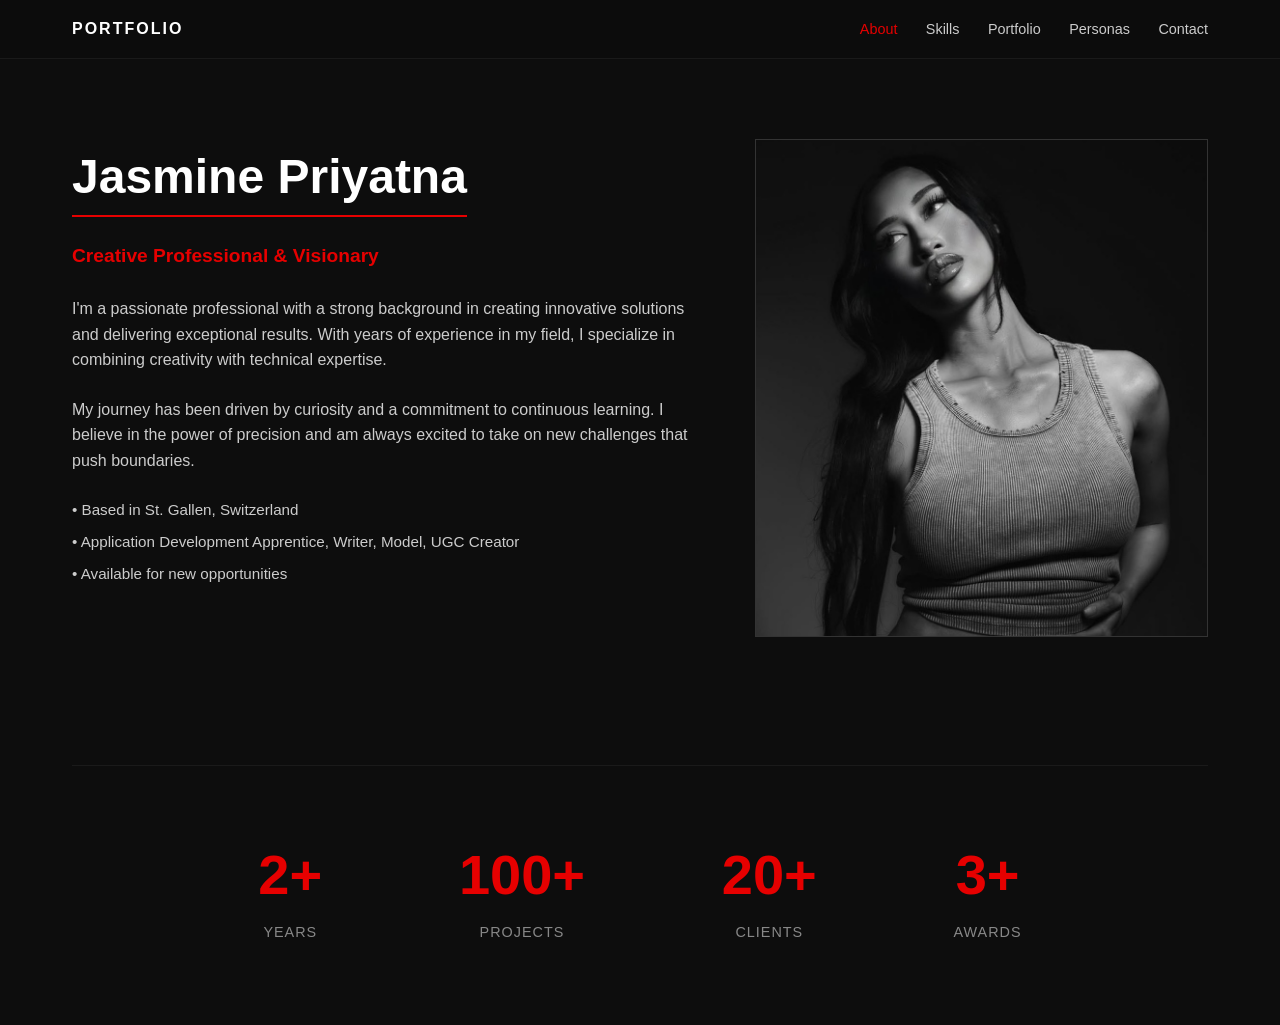
<file: Portfolio-Website/index.html>
<!DOCTYPE html>
<html lang="de">
<head>
    <meta charset="UTF-8">
    <meta name="viewport" content="width=device-width, initial-scale=1.0">
    <title>About - Jasmine Priyatna</title>
    <link rel="stylesheet" href="style.css">
</head>
<body>

    <header class="navbar">
        <div class="container nav-container">
            <a href="index.html" class="logo">PORTFOLIO</a>
            <nav class="nav-links">
                <a href="index.html" class="active">About</a>
                <a href="skills.html">Skills</a>
                <a href="portfolio.html">Portfolio</a>
                <a href="personas.html">Personas</a>
                <a href="contact.html">Contact</a>
            </nav>
        </div>
    </header>

    <section class="section">
        <div class="container grid-2">
            <div class="hero-text">
                <h1>Jasmine Priyatna</h1>
                <p class="subtitle red-text">Creative Professional & Visionary</p>
                <p class="description">
                    I'm a passionate professional with a strong background in creating innovative solutions and delivering exceptional results. With years of experience in my field, I specialize in combining creativity with technical expertise.
                </p>
                <p class="description">
                    My journey has been driven by curiosity and a commitment to continuous learning. I believe in the power of precision and am always excited to take on new challenges that push boundaries.
                </p>
                <ul class="info-list">
                    <li>• Based in St. Gallen, Switzerland</li>
                    <li>• Application Development Apprentice, Writer, Model, UGC Creator</li>
                    <li>• Available for new opportunities</li>
                </ul>
            </div>
            <div class="hero-image">
                <div class="image-placeholder">
                    <img src="PortfolioPFP.jpg" alt="Portrait von Jasmine" class="profile-pic">
                </div>
            </div>


            <div class="stats-container-centered">
                <div class="stats-grid-center">
                    <div class="stat-item"><span class="stat-number">2+</span><span class="stat-label">Years</span></div>
                    <div class="stat-item"><span class="stat-number">100+</span><span class="stat-label">Projects</span></div>
                    <div class="stat-item"><span class="stat-number">20+</span><span class="stat-label">Clients</span></div>
                    <div class="stat-item"><span class="stat-number">3+</span><span class="stat-label">Awards</span></div>
                </div>
            </div>
        </div>
    </section>

</body>
</html>
</file>
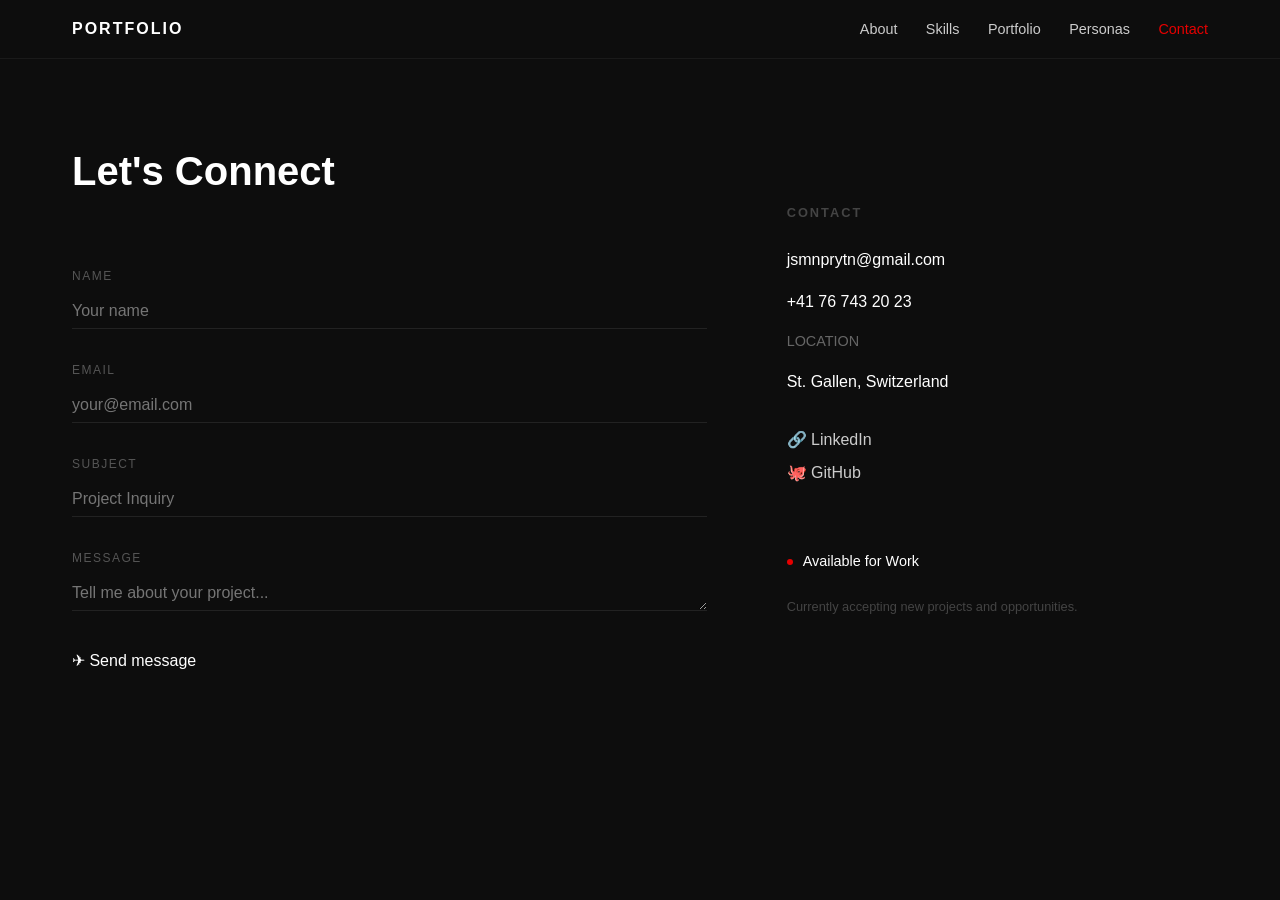
<file: Portfolio-Website/contact.html>
<!DOCTYPE html>
<html lang="de">
<head>
    <meta charset="UTF-8">
    <meta name="viewport" content="width=device-width, initial-scale=1.0">
    <title>Contact - Jasmine Priyatna</title>
    <link rel="stylesheet" href="style.css">
</head>
<body>

    <header class="navbar">
        <div class="container nav-container">
            <a href="index.html" class="logo">PORTFOLIO</a>
            <nav class="nav-links">
                <a href="index.html">About</a>
                <a href="skills.html">Skills</a>
                <a href="portfolio.html">Portfolio</a>
                <a href="personas.html">Personas</a>
                <a href="contact.html" class="active">Contact</a>
            </nav>
        </div>
    </header>

    <section class="section">
        <div class="container grid-2">
            <div>
                <h2 class="section-title" style="margin-bottom: 4rem;">Let's Connect</h2>
                <form class="contact-form" action="mailto:jsmnprytn@gmail.com" method="POST" enctype="text/plain">
                    <div class="form-group">
                        <label>NAME</label>
                        <input type="text" placeholder="Your name">
                    </div>
                    <div class="form-group">
                        <label>EMAIL</label>
                        <input type="email" placeholder="your@email.com">
                    </div>
                    <div class="form-group">
                        <label>SUBJECT</label>
                        <input type="text" placeholder="Project Inquiry">
                    </div>
                    <div class="form-group">
                        <label>MESSAGE</label>
                        <textarea rows="1" placeholder="Tell me about your project..."></textarea>
                    </div>
                    <button type="submit" class="btn-submit">✈ Send message</button>
                </form>
            </div>
            <div class="contact-info" style="padding-top: 4rem; padding-left: 2rem;">
                <h3>CONTACT</h3>
                <p>jsmnprytn@gmail.com</p>
                <p>+41 76 743 20 23</p>
                <p style="color: #666; font-size: 0.9rem;">LOCATION</p>
                <p>St. Gallen, Switzerland</p>
                
                <div class="social-links">
                    <a href="https://www.linkedin.com/in/jasmine-priyatna-b56610310/">🔗 LinkedIn</a>
                    <a href="https://github.com/jasminepriyatna1">🐙 GitHub</a>
                </div>
                
                <p class="status-badge"><span class="dot"></span> Available for Work</p>
                <p style="color: #444; font-size: 0.8rem; margin-top: 0.5rem;">Currently accepting new projects and opportunities.</p>
            </div>
        </div>
    </section>

</body>
</html>
</file>
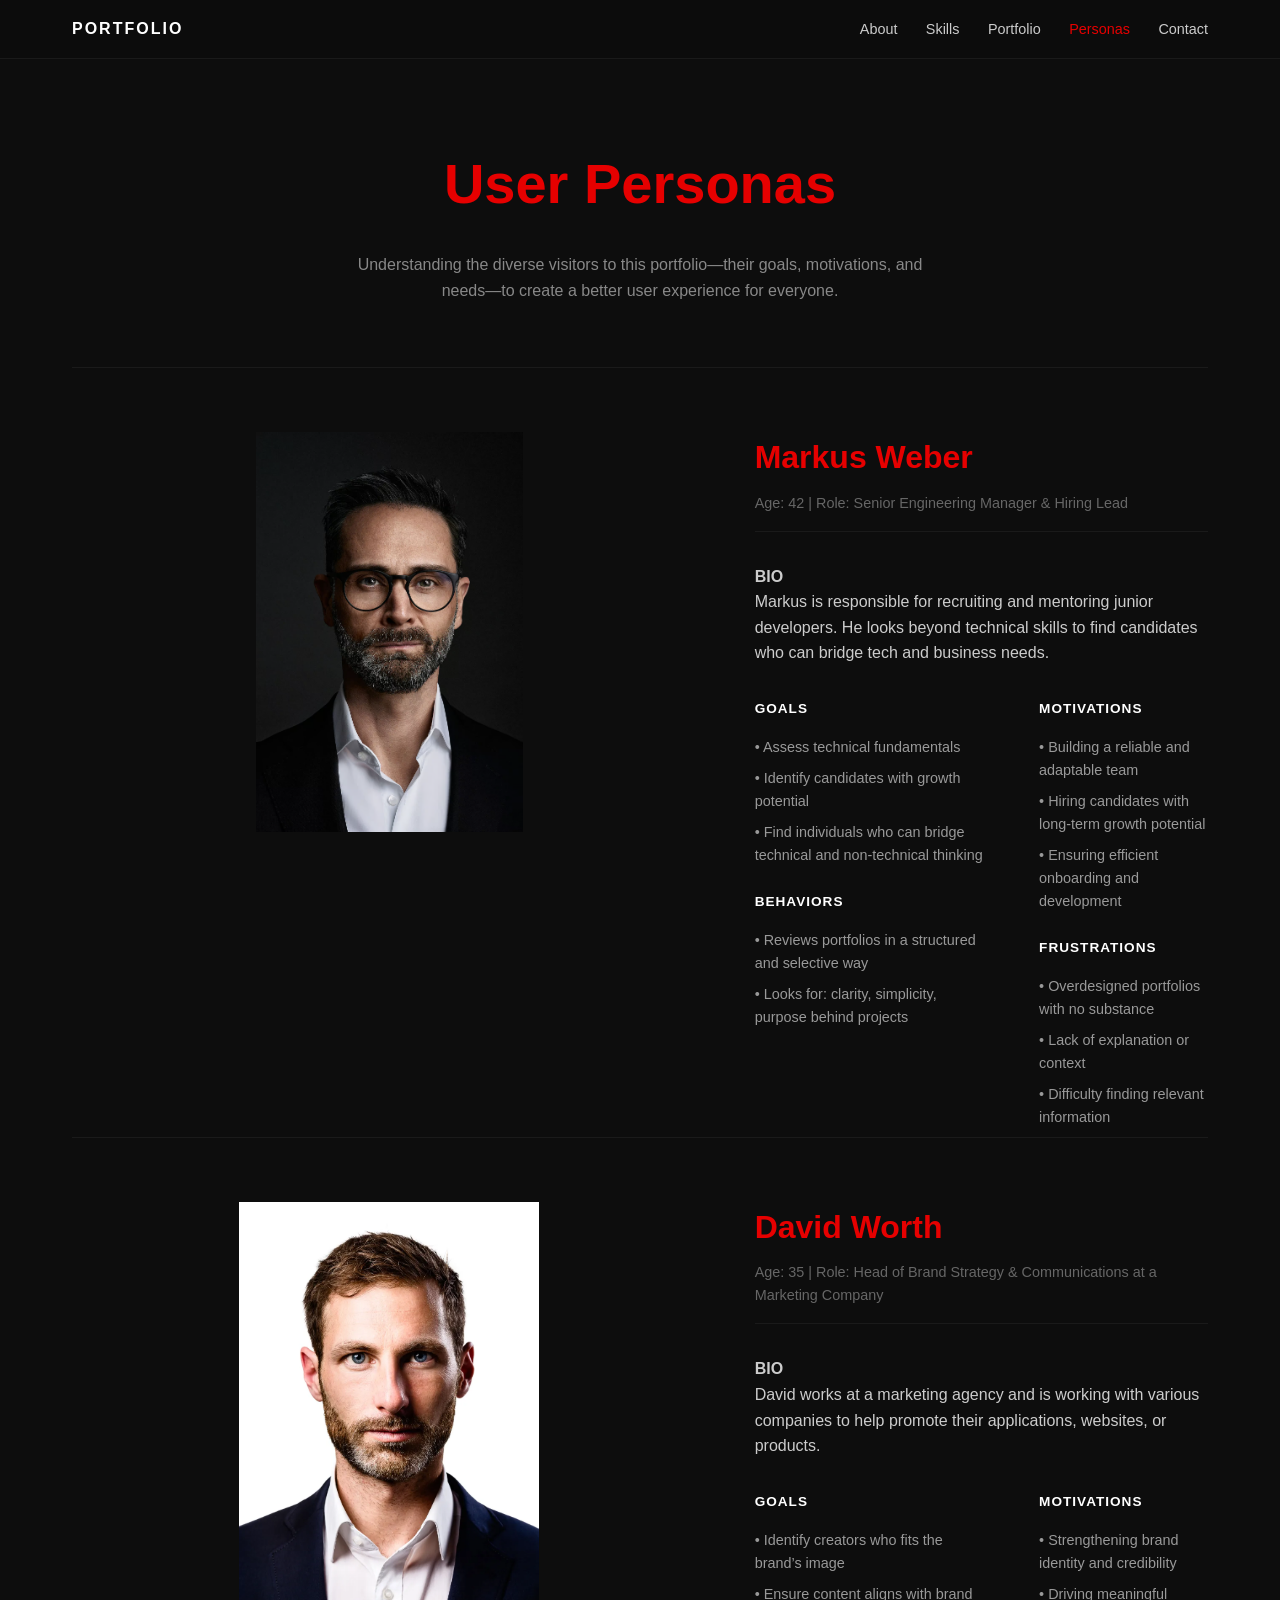
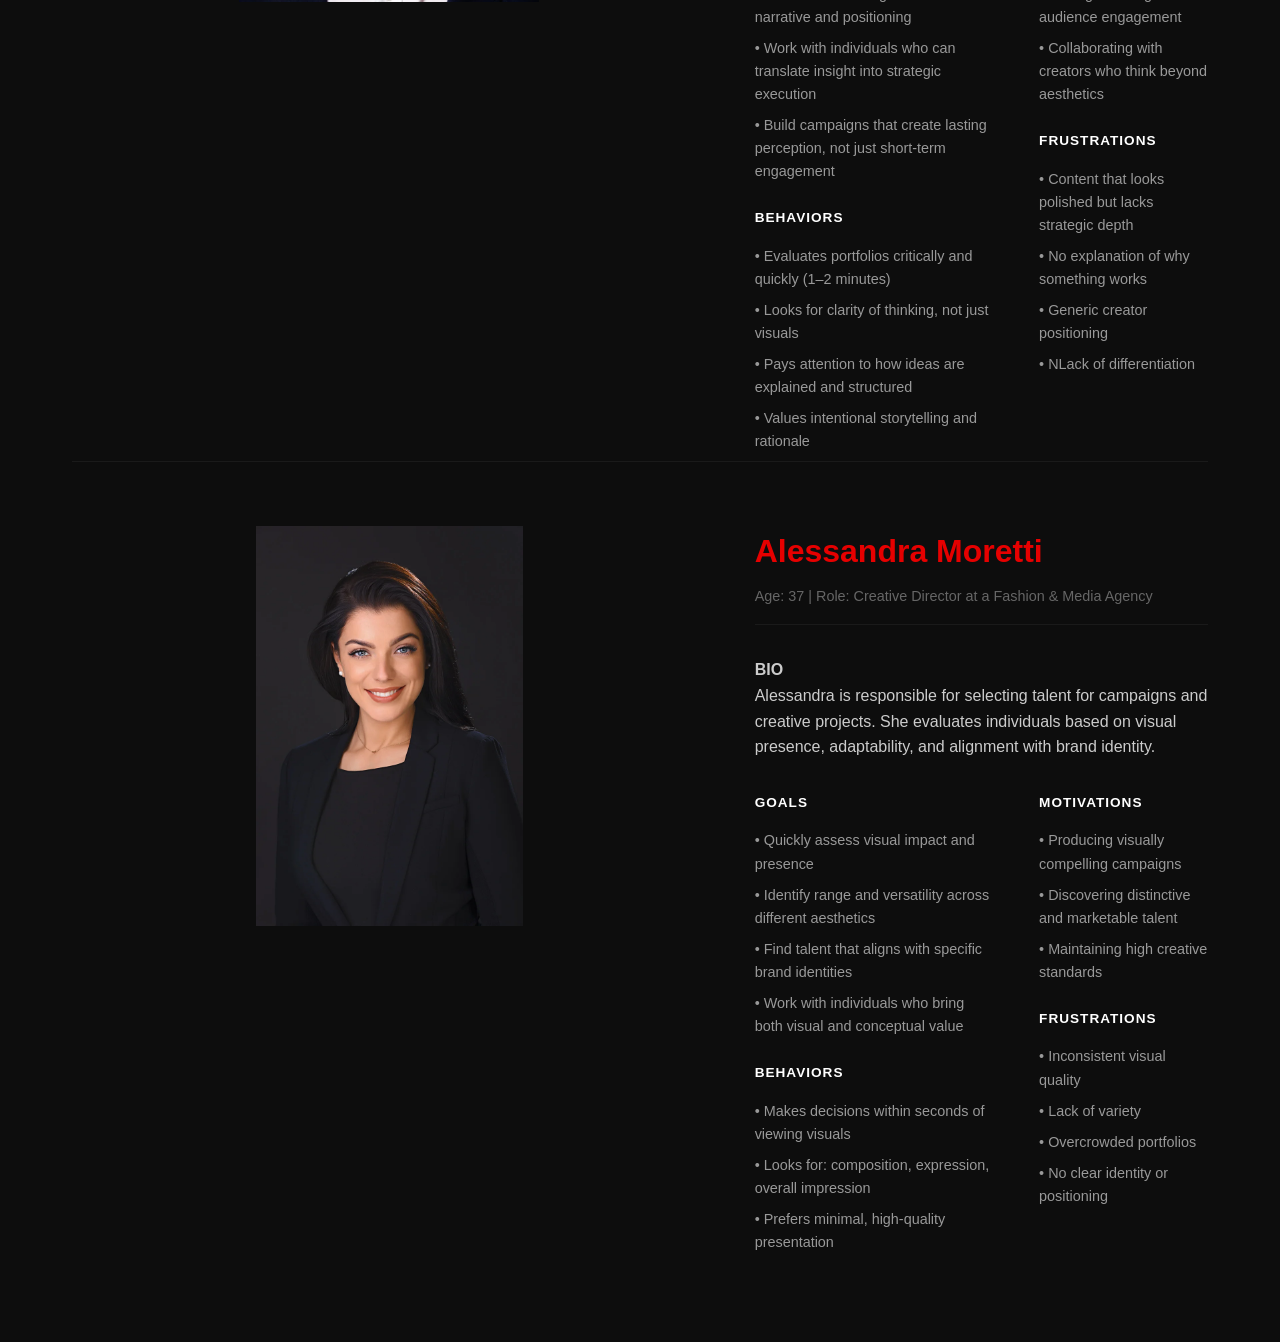
<file: Portfolio-Website/personas.html>
<!DOCTYPE html>
<html lang="de">
<head>
    <meta charset="UTF-8">
    <meta name="viewport" content="width=device-width, initial-scale=1.0">
    <title>Personas - Jasmine Priyatna</title>
    <link rel="stylesheet" href="style.css">
</head>
<body>

    <header class="navbar">
        <div class="container nav-container">
            <a href="index.html" class="logo">PORTFOLIO</a>
            <nav class="nav-links">
                <a href="index.html">About</a>
                <a href="skills.html">Skills</a>
                <a href="portfolio.html">Portfolio</a>
                <a href="personas.html" class="active">Personas</a>
                <a href="contact.html">Contact</a>
            </nav>
        </div>
    </header>

    <section class="section">
        <div class="container">
            <div class="persona-intro text-center">
                <h2 class="red-text">User Personas</h2>
                <p>Understanding the diverse visitors to this portfolio—their goals, motivations, and needs—to create a better user experience for everyone.</p>
            </div>
            
            <div class="persona-card grid-2">
                <div class="persona-img-side">
                    <div class="persona-placeholder">
                        <img src="MW.png" alt="Markus Weber Portrait" class="persona-pic">
                    </div>
                </div>
                <div class="persona-info-side">
                    <h3 class="red-text">Markus Weber</h3>
                    <p class="persona-meta">Age: 42 | Role: Senior Engineering Manager & Hiring Lead</p>
                    <p class="persona-bio"><strong>BIO</strong><br>Markus is responsible for recruiting and mentoring junior developers. He looks beyond technical skills to find candidates who can bridge tech and business needs.</p>
                    
                    <div class="grid-2 persona-details">
                        <div>
                            <h5>GOALS</h5>
                            <ul>
                                <li>• Assess technical fundamentals</li>
                                <li>• Identify candidates with growth potential</li>
                                <li>• Find individuals who can bridge technical and non-technical thinking</li>
                            </ul>
                            <h5 style="margin-top: 1.5rem;">BEHAVIORS</h5>
                            <ul>
                                <li>• Reviews portfolios in a structured and selective way</li>
                                <li>• Looks for: clarity, simplicity, purpose behind projects</li>
                            </ul>
                        </div>
                        <div>
                            <h5>MOTIVATIONS</h5>
                            <ul>
                                <li>• Building a reliable and adaptable team</li>
                                <li>• Hiring candidates with long-term growth potential</li>
                                <li>• Ensuring efficient onboarding and development</li>
                            </ul>
                            <h5 style="margin-top: 1.5rem;">FRUSTRATIONS</h5>
                            <ul>
                                <li>• Overdesigned portfolios with no substance</li>
                                <li>• Lack of explanation or context</li>
                                <li>• Difficulty finding relevant information</li>
                            </ul>
                        </div>
                    </div>
                </div>
            </div>


            <div class="persona-card grid-2">
                <div class="persona-img-side">
                    <div class="persona-placeholder">
                        <img src="DW.png" alt="David Worth Portrait" class="persona-pic">
                    </div>
                </div>
                <div class="persona-info-side">
                    <h3 class="red-text">David Worth</h3>
                    <p class="persona-meta">Age: 35 | Role: Head of Brand Strategy & Communications at a Marketing Company</p>
                    <p class="persona-bio"><strong>BIO</strong><br>David works at a marketing agency and is working with various companies to help promote their applications, websites, or products. </p>
                    
                    <div class="grid-2 persona-details">
                        <div>
                            <h5>GOALS</h5>
                            <ul>
                                <li>• Identify creators who fits the brand’s image</li>
                                <li>• Ensure content aligns with brand narrative and positioning</li>
                                <li>• Work with individuals who can translate insight into strategic execution</li>
                                <li>• Build campaigns that create lasting perception, not just short-term engagement</li>
                            </ul>
                            <h5 style="margin-top: 1.5rem;">BEHAVIORS</h5>
                            <ul>
                                <li>• Evaluates portfolios critically and quickly (1–2 minutes)</li>
                                <li>• Looks for clarity of thinking, not just visuals</li>
                                <li>• Pays attention to how ideas are explained and structured</li>
                                <li>• Values intentional storytelling and rationale</li>
                            </ul>
                        </div>
                        <div>
                            <h5>MOTIVATIONS</h5>
                            <ul>
                                <li>• Strengthening brand identity and credibility</li>
                                <li>• Driving meaningful audience engagement</li>
                                <li>• Collaborating with creators who think beyond aesthetics</li>
                            </ul>
                            <h5 style="margin-top: 1.5rem;">FRUSTRATIONS</h5>
                            <ul>
                                <li>• Content that looks polished but lacks strategic depth</li>
                                <li>• No explanation of why something works</li>
                                <li>• Generic creator positioning</li>
                                <li>• NLack of differentiation</li>
                            </ul>
                        </div>
                    </div>
                </div>
            </div>


            <div class="persona-card grid-2">
                <div class="persona-img-side">
                    <div class="persona-placeholder">
                        <img src="AM.png" alt="Alessandra Moretti Portrait" class="persona-pic">
                    </div>
                </div>
                <div class="persona-info-side">
                    <h3 class="red-text">Alessandra Moretti</h3>
                    <p class="persona-meta">Age: 37 | Role: Creative Director at a Fashion & Media Agency</p>
                    <p class="persona-bio"><strong>BIO</strong><br>Alessandra is responsible for selecting talent for campaigns and creative projects. She evaluates individuals based on visual presence, adaptability, and alignment with brand identity.</p>
                    
                    <div class="grid-2 persona-details">
                        <div>
                            <h5>GOALS</h5>
                            <ul>
                                <li>• Quickly assess visual impact and presence</li>
                                <li>• Identify range and versatility across different aesthetics</li>
                                <li>• Find talent that aligns with specific brand identities</li>
                                <li>• Work with individuals who bring both visual and conceptual value</li>
                            </ul>
                            <h5 style="margin-top: 1.5rem;">BEHAVIORS</h5>
                            <ul>
                                <li>• Makes decisions within seconds of viewing visuals</li>
                                <li>• Looks for: composition, expression, overall impression</li>
                                <li>• Prefers minimal, high-quality presentation</li>
                            </ul>
                        </div>
                        <div>
                            <h5>MOTIVATIONS</h5>
                            <ul>
                                <li>• Producing visually compelling campaigns</li>
                                <li>• Discovering distinctive and marketable talent</li>
                                <li>• Maintaining high creative standards</li>
                            </ul>
                            <h5 style="margin-top: 1.5rem;">FRUSTRATIONS</h5>
                            <ul>
                                <li>• Inconsistent visual quality</li>
                                <li>• Lack of variety</li>
                                <li>• Overcrowded portfolios</li>
                                <li>• No clear identity or positioning</li>
                            </ul>
                        </div>
                    </div>
                </div>
            </div>
        </div>
    </section>

</body>
</html>
</file>
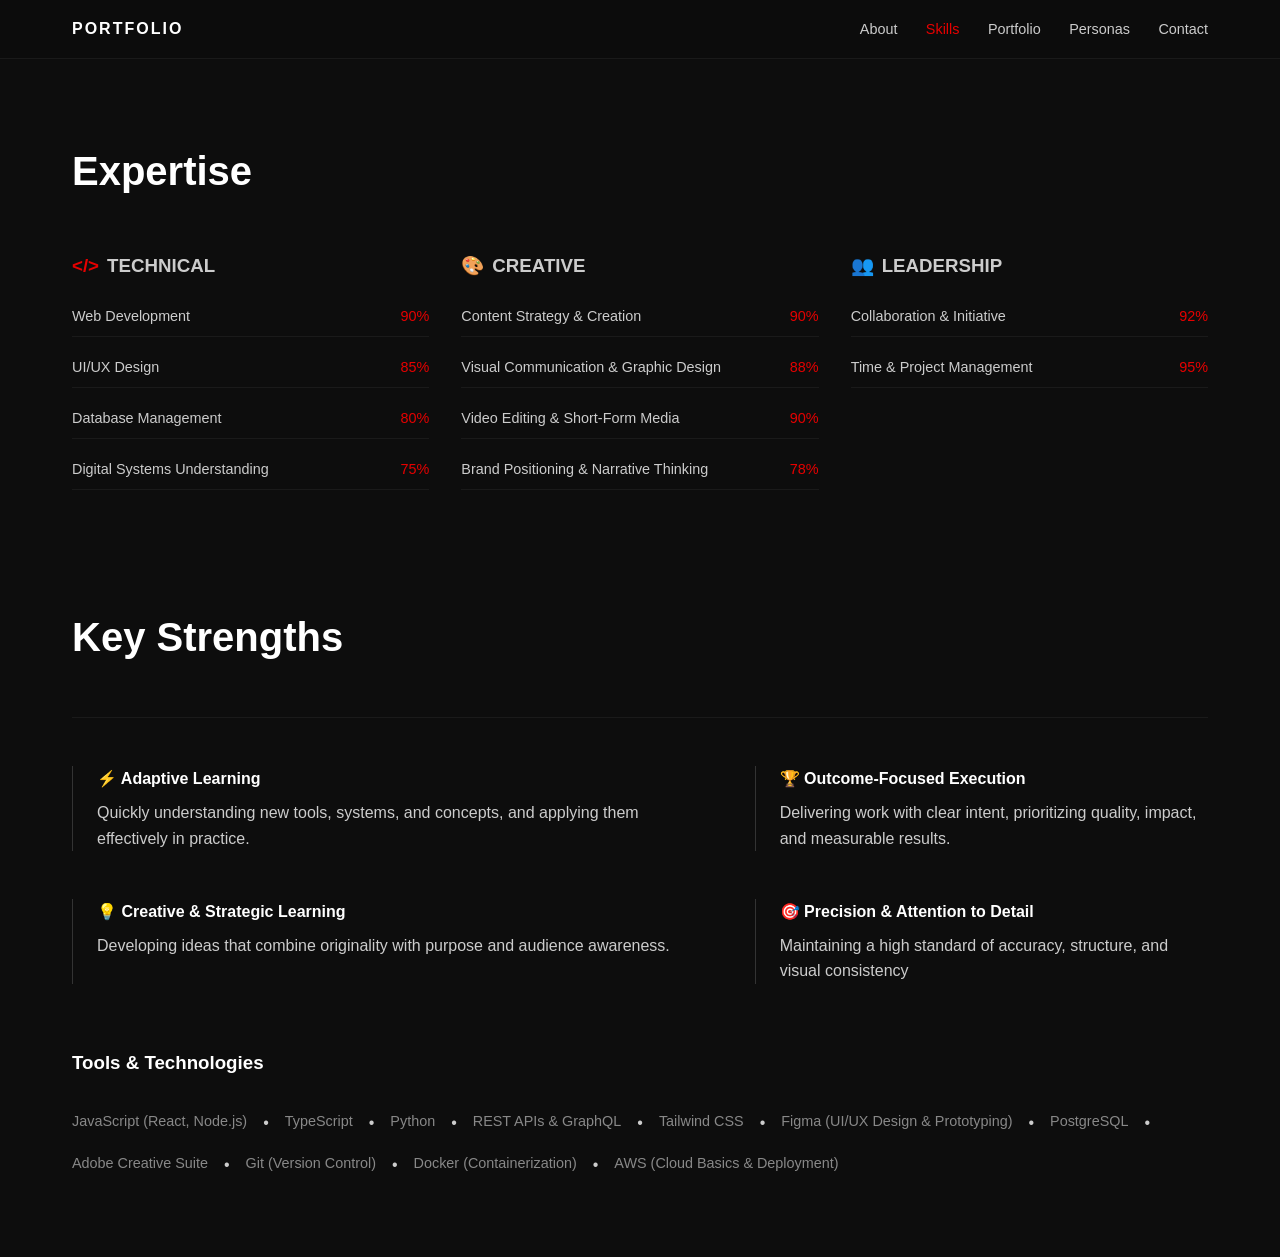
<file: Portfolio-Website/skills.html>
<!DOCTYPE html>
<html lang="de">
<head>
    <meta charset="UTF-8">
    <meta name="viewport" content="width=device-width, initial-scale=1.0">
    <title>Skills - Jasmine Priyatna</title>
    <link rel="stylesheet" href="style.css">
</head>
<body>

    <header class="navbar">
        <div class="container nav-container">
            <a href="index.html" class="logo">PORTFOLIO</a>
            <nav class="nav-links">
                <a href="index.html">About</a>
                <a href="skills.html" class="active">Skills</a>
                <a href="portfolio.html">Portfolio</a>
                <a href="personas.html">Personas</a>
                <a href="contact.html">Contact</a>
            </nav>
        </div>
    </header>

    <section class="section">
        <div class="container">
            <h2 class="section-title">Expertise</h2>
            <div class="grid-3 skill-categories">
                <div class="skill-card">
                    <h3><span class="red-text">&lt;/&gt;</span> TECHNICAL</h3>
                    <div class="progress-bar-container"><label>Web Development <span>90%</span></label></div>
                    <div class="progress-bar-container"><label>UI/UX Design <span>85%</span></label></div>
                    <div class="progress-bar-container"><label>Database Management <span>80%</span></label></div>
                    <div class="progress-bar-container"><label>Digital Systems Understanding <span>75%</span></label></div>
                </div>
                <div class="skill-card">
                    <h3><span class="red-text">🎨</span> CREATIVE</h3>
                    <div class="progress-bar-container"><label>Content Strategy & Creation <span>90%</span></label></div>
                    <div class="progress-bar-container"><label>Visual Communication & Graphic Design <span>88%</span></label></div>
                    <div class="progress-bar-container"><label>Video Editing & Short-Form Media <span>90%</span></label></div>
                    <div class="progress-bar-container"><label>Brand Positioning & Narrative Thinking <span>78%</span></label></div>
                </div>
                <div class="skill-card">
                    <h3><span class="red-text">👥</span> LEADERSHIP</h3>
                    <div class="progress-bar-container"><label>Collaboration & Initiative <span>92%</span></label></div>
                    <div class="progress-bar-container"><label>Time & Project Management <span>95%</span></label></div>
                </div>
            </div>

            <h2 class="section-title" style="margin-top: 6rem;">Key Strengths</h2>
            <div class="grid-2 strengths-grid">
                <div class="strength-item">
                    <h4>⚡ Adaptive Learning</h4>
                    <p>Quickly understanding new tools, systems, and concepts, and applying them effectively in practice.</p>
                </div>
                <div class="strength-item">
                    <h4>🏆 Outcome-Focused Execution</h4>
                    <p>Delivering work with clear intent, prioritizing quality, impact, and measurable results.</p>
                </div>
                <div class="strength-item">
                    <h4>💡 Creative & Strategic Learning</h4>
                    <p>Developing ideas that combine originality with purpose and audience awareness.</p>
                </div>
                <div class="strength-item">
                    <h4>🎯 Precision & Attention to Detail</h4>
                    <p>Maintaining a high standard of accuracy, structure, and visual consistency</p>
                </div>
            </div>

            <h3 class="tech-title">Tools & Technologies</h3>
            <div class="tools-flex">
                <span>JavaScript (React, Node.js)</span> • <span>TypeScript</span> • <span>Python</span> • <span>REST APIs & GraphQL</span> • <span>Tailwind CSS</span> • <span>Figma (UI/UX Design & Prototyping)</span> • <span>PostgreSQL</span> • <span>Adobe Creative Suite</span> • <span>Git (Version Control)</span> • <span>Docker (Containerization)</span> • <span>AWS (Cloud Basics & Deployment)</span>
            </div>
        </div>
    </section>

</body>
</html>
</file>
<file: Portfolio-Website/style.css>
* {
    margin: 0;
    padding: 0;
    box-sizing: border-box;
}

body {
    font-family: 'Segoe UI', Tahoma, Geneva, Verdana, sans-serif;
    background-color: #0d0d0d;
    color: #cccccc;
    line-height: 1.6;
    display: flex;
    flex-direction: column;
    min-height: 100vh;
}

a {
    color: inherit;
    text-decoration: none;
}

.container {
    max-width: 1200px;
    margin: 0 auto;
    padding: 0 2rem;
    width: 100%;
}

.section {
    padding: 5rem 0;
    flex: 1;
}

.bg-darker {
    background-color: #050505;
}

.red-text {
    color: #e60000;
}

.text-center {
    text-align: center;
}

/* GRIDS */
.grid-2 {
    display: grid;
    grid-template-columns: repeat(auto-fit, minmax(300px, 1fr));
    gap: 3rem;
}

.grid-3 {
    display: grid;
    grid-template-columns: repeat(auto-fit, minmax(250px, 1fr));
    gap: 2rem;
}

/* NAVIGATION */
.navbar {
    background-color: rgba(13, 13, 13, 0.95);
    border-bottom: 1px solid #1a1a1a;
    position: sticky;
    top: 0;
    z-index: 1000;
    padding: 1rem 0;
}

.nav-container {
    display: flex;
    justify-content: space-between;
    align-items: center;
}

.logo {
    font-weight: bold;
    letter-spacing: 2px;
    color: #ffffff;
}

.nav-links a {
    margin-left: 1.5rem;
    font-size: 0.9rem;
    transition: color 0.3s;
}

.nav-links a:hover, .nav-links a.active {
    color: #e60000;
}

/* INDEX / ABOUT PAGE */
.section .grid-2 {
    grid-template-columns: 1.4fr 1fr;
    align-items: stretch;
}

.hero-text h1 {
    font-size: 3rem;
    color: #ffffff;
    margin-bottom: 0.5rem;
    border-bottom: 2px solid #e60000;
    display: inline-block;
}

.hero-text .subtitle {
    font-size: 1.2rem;
    font-weight: 600;
    margin-top: 1rem;
    margin-bottom: 1.5rem;
}

.hero-text .description {
    margin-bottom: 1.5rem;
}

.info-list {
    list-style: none;
    margin-bottom: 2.5rem;
}

.info-list li {
    margin-bottom: 0.5rem;
    font-size: 0.95rem;
}

/* Bild Platzhalter */
.image-placeholder {
    background-color: #1a1a1a;
    border: 1px solid #333;
    width: 100%;
    max-width: 480px;
    height: 100%;
    justify-self: end;
    display: flex;
    align-items: center;
    justify-content: center;
    overflow: hidden;
}

.profile-pic {
    width: 100%;
    height: 100%;
    object-fit: cover;
    object-position: center top;
    display: block;
}


.stats-container-centered {
    grid-column: 1 / -1;
    display: flex;
    justify-content: center;
    align-items: center;
    margin-top: 5rem;
    border-top: 1px solid #1a1a1a;
    padding-top: 4rem;
    width: 100%;
}

.stats-grid-center {
    display: flex;
    justify-content: space-around;
    align-items: center;
    width: 100%;
    max-width: 900px;
    text-align: center;
}

.stat-number {
    display: block;
    font-size: 3.5rem;
    font-weight: bold;
    color: #e60000;
}

.stat-label {
    font-size: 0.9rem;
    color: #888;
    text-transform: uppercase;
    letter-spacing: 1px;
}

/* SKILLS PAGE */
.section-title {
    font-size: 2.5rem;
    color: #ffffff;
    margin-bottom: 3rem;
}

.skill-card h3 {
    margin-bottom: 1.5rem;
    display: flex;
    align-items: center;
    gap: 0.5rem;
}

.progress-bar-container {
    margin-bottom: 1.2rem;
    border-bottom: 1px solid #1a1a1a;
    padding-bottom: 0.5rem;
}

.progress-bar-container label {
    display: flex;
    justify-content: space-between;
    font-size: 0.9rem;
}

.progress-bar-container span {
    color: #e60000;
}

.strengths-grid {
    border-top: 1px solid #1a1a1a;
    padding-top: 3rem;
}

.strength-item {
    border-left: 1px solid #333;
    padding-left: 1.5rem;
}

.strength-item h4 {
    color: #ffffff;
    margin-bottom: 0.5rem;
}

.tech-title {
    margin-top: 4rem;
    margin-bottom: 2rem;
    color: #ffffff;
}

.tools-flex {
    display: flex;
    flex-wrap: wrap;
    gap: 1rem;
}

.tools-flex span {
    color: #888;
    font-size: 0.9rem;
}

/* PORTFOLIO PAGE */
.portfolio-filters {
    margin-bottom: 3rem;
    display: flex;
    gap: 1.5rem;
}

.filter-btn {
    background: none;
    border: none;
    color: #555;
    cursor: pointer;
    font-size: 1rem;
    transition: color 0.3s;
    padding: 0;
}

.filter-btn.active, .filter-btn:hover {
    color: #e60000;
}

/* Portfolio Layout */
.portfolio-grid {
    display: grid !important;
    grid-template-columns: repeat(2, 1fr) !important; 
    gap: 3rem !important;
    row-gap: 4rem;
}

.project-card {
    cursor: pointer;
    width: 100%;
    overflow: hidden; 
}

.project-img {
    background-color: #111;
    border: 1px solid #222;
    height: 280px;
    display: flex;
    align-items: center;
    justify-content: center;
    color: #444;
    margin-bottom: 1.5rem;
    overflow: hidden;
}

.portfolio-pic {
    width: 100%;
    height: 100%;
    object-fit: cover;
    display: block;
}

.project-card h4 {
    color: #ffffff;
    font-size: 1.2rem;
    margin-bottom: 0.3rem;
}

.project-card p {
    color: #888;
    font-size: 0.95rem;
}

/* Für Artikel */
.article-overlay {
    display: none;
    position: fixed;
    top: 0;
    left: 0;
    width: 100%;
    height: 100%;
    background-color: rgba(5, 5, 5, 0.98);
    z-index: 2000;
    overflow-y: auto;
    padding: 4rem 2rem;
}

.article-content {
    max-width: 800px;
    margin: 0 auto;
    position: relative;
}

.close-overlay {
    position: absolute;
    top: -2rem;
    right: 0;
    background: none;
    border: none;
    color: #e60000;
    font-size: 2rem;
    cursor: pointer;
}

.article-body {
    margin-top: 2rem;
    color: #cccccc;
}

.article-body p {
    margin-bottom: 1.5rem;
}

/* PERSONAS PAGE */
.persona-intro h2 {
    font-size: 3.5rem;
    margin-bottom: 1.5rem;
}

.persona-intro p {
    max-width: 600px;
    margin: 0 auto 4rem auto;
    color: #888;
}

.persona-card {
    border-top: 1px solid #1a1a1a;
    padding-top: 4rem;
}

.persona-placeholder {
    background-color: transparent; 
    border: none;
    width: 100%;
    max-height: 25em; 
    display: flex;
    justify-content: center;
    align-items: center;
}

.persona-pic {
    height: 25em;
    max-height: 100%;
    width: auto;
    object-fit: contain;
    display: block;
}

.persona-info-side h3 {
    font-size: 2rem;
    margin-bottom: 0.5rem;
}

.persona-meta {
    color: #666;
    font-size: 0.9rem;
    margin-bottom: 2rem;
    border-bottom: 1px solid #1a1a1a;
    padding-bottom: 1rem;
}

.persona-bio {
    margin-bottom: 2rem;
}

.persona-details h5 {
    color: #ffffff;
    margin-bottom: 1rem;
    text-transform: uppercase;
    font-size: 0.85rem;
    letter-spacing: 1px;
}

.persona-details ul {
    list-style: none;
}

.persona-details ul li {
    margin-bottom: 0.5rem;
    font-size: 0.9rem;
    color: #999;
}

/* CONTACT PAGE */
.contact-form .form-group {
    margin-bottom: 2rem;
}

.contact-form label {
    display: block;
    font-size: 0.75rem;
    letter-spacing: 1.5px;
    margin-bottom: 0.5rem;
    color: #555;
}

.contact-form input, .contact-form textarea {
    width: 100%;
    background: none;
    border: none;
    border-bottom: 1px solid #222;
    padding: 0.5rem 0;
    color: #fff;
    font-family: inherit;
    font-size: 1rem;
}

.contact-form input:focus, .contact-form textarea:focus {
    outline: none;
    border-bottom-color: #e60000;
}

.btn-submit {
    background: none;
    border: none;
    color: #ffffff;
    cursor: pointer;
    display: flex;
    align-items: center;
    gap: 0.5rem;
    font-size: 1rem;
    margin-top: 2rem;
}

.btn-submit:hover {
    color: #e60000;
}

.contact-info h3 {
    font-size: 0.8rem;
    text-transform: uppercase;
    letter-spacing: 2px;
    color: #444;
    margin-bottom: 1.5rem;
}

.contact-info p {
    margin-bottom: 1rem;
    color: #fff;
}

.social-links {
    margin: 2rem 0;
    display: flex;
    flex-direction: column;
    gap: 0.5rem;
}

.social-links a:hover {
    color: #e60000;
}

.status-badge {
    display: inline-flex;
    align-items: center;
    font-size: 0.9rem;
    color: #fff;
    margin-top: 2rem;
}

.status-badge .dot {
    width: 6px;
    height: 6px;
    background-color: #e60000;
    border-radius: 50%;
    margin-right: 10px;
}

/* RESPONSIVE DESIGN */
@media (max-width: 768px) {
    .stats-grid-center {
        flex-direction: column;
        gap: 3rem;
    }
}
</file>
